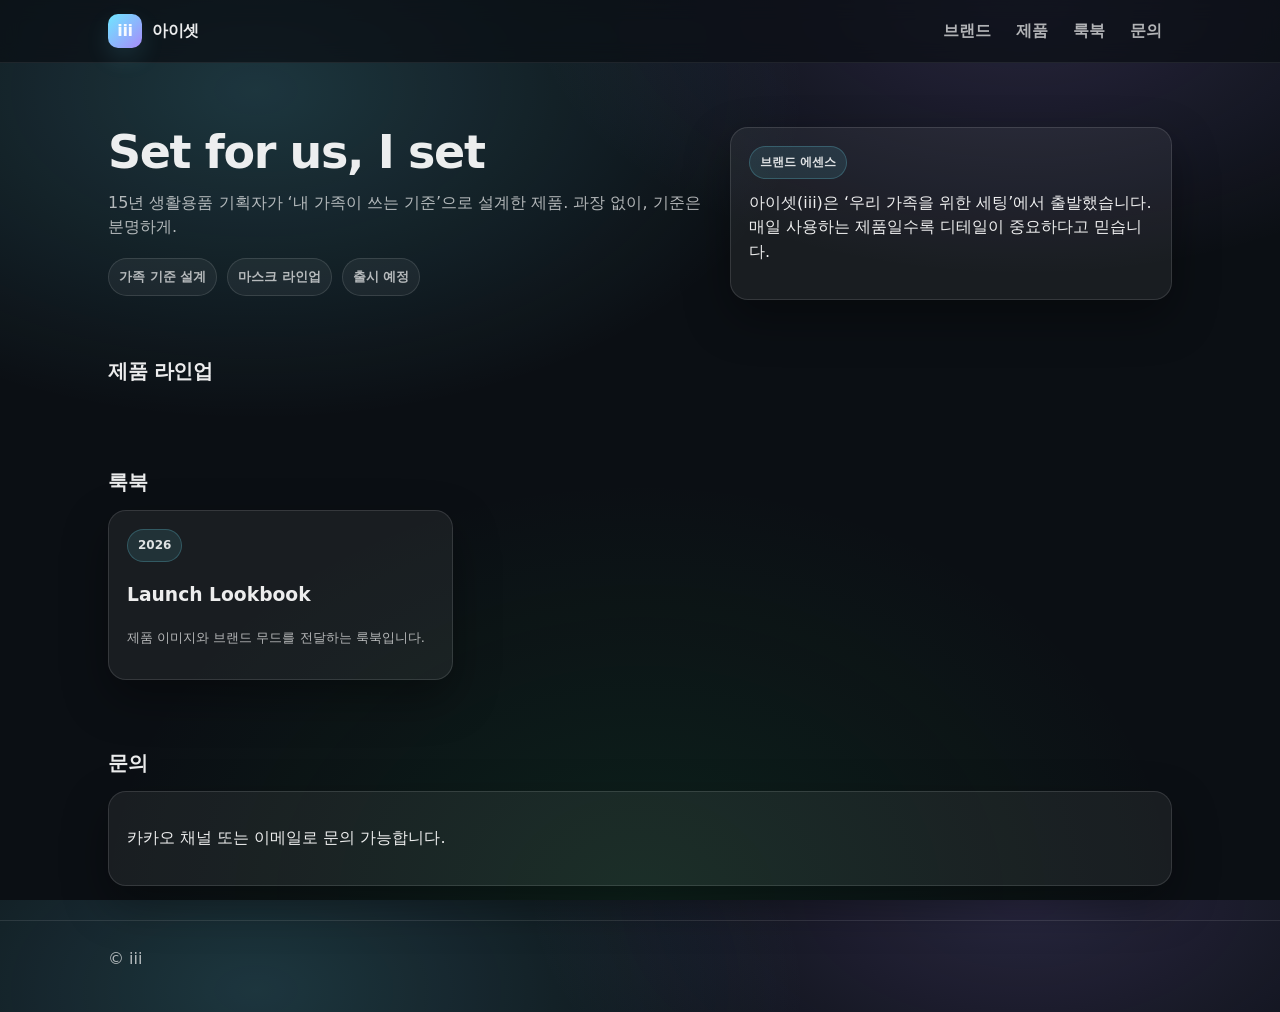
<file: index.html>
<!doctype html>
<html lang="ko">
<head>
<meta charset="utf-8" />
<meta name="viewport" content="width=device-width, initial-scale=1" />
<title>아이셋 | iii</title>
<link rel="stylesheet" href="style.css" />
</head>
<body>

<header>
  <div class="wrap">
    <div class="nav">
      <div class="brand">
        <div class="logo">iii</div>
        <div>아이셋</div>
      </div>
      <nav>
        <a href="#about">브랜드</a>
        <a href="#products">제품</a>
        <a href="#lookbook">룩북</a>
        <a href="#contact">문의</a>
      </nav>
    </div>
  </div>
</header>

<main class="wrap">

<section class="hero">
  <div class="hero-grid">
    <div>
      <h1 class="headline">Set for us, I set</h1>
      <p class="sub">
        15년 생활용품 기획자가 ‘내 가족이 쓰는 기준’으로 설계한 제품.
        과장 없이, 기준은 분명하게.
      </p>
      <div class="pill-row">
        <div class="pill">가족 기준 설계</div>
        <div class="pill">마스크 라인업</div>
        <div class="pill">출시 예정</div>
      </div>
    </div>

    <div class="card">
      <div class="badge">브랜드 에센스</div>
      <p style="margin-top:12px">
        아이셋(iii)은 ‘우리 가족을 위한 세팅’에서 출발했습니다.
        매일 사용하는 제품일수록 디테일이 중요하다고 믿습니다.
      </p>
    </div>
  </div>
</section>

<section id="products" class="section">
  <h2 class="section-title">제품 라인업</h2>
  <div id="productList" class="grid-3"></div>
</section>

<section id="lookbook" class="section">
  <h2 class="section-title">룩북</h2>
  <div id="lookbookList" class="grid-3"></div>
</section>

<section id="contact" class="section">
  <h2 class="section-title">문의</h2>
  <div class="card">
    <p>카카오 채널 또는 이메일로 문의 가능합니다.</p>
  </div>
</section>

</main>

<footer>
  <div class="wrap foot">
    <div>© iii</div>
  </div>
</footer>

<script>
async function loadProducts(){
  const res = await fetch('content/products.json');
  const data = await res.json();
  const container = document.getElementById('productList');

  data.items.forEach(p=>{
    const el = document.createElement('div');
    el.className = 'card product';
    el.innerHTML = `
      <div class="thumb">${p.name}</div>
      <div>
        <div class="kicker">${p.tagline}</div>
        <h3>${p.name}</h3>
        <p class="mini">${p.description}</p>
      </div>
    `;
    container.appendChild(el);
  });
}

async function loadLookbook(){
  const res = await fetch('content/lookbook.json');
  const data = await res.json();
  const container = document.getElementById('lookbookList');

  data.collections.forEach(c=>{
    const el = document.createElement('div');
    el.className = 'card';
    el.innerHTML = `
      <div class="badge">${c.season}</div>
      <h3>${c.title}</h3>
      <p class="mini">${c.description}</p>
    `;
    container.appendChild(el);
  });
}

loadProducts();
loadLookbook();
</script>

</body>
</html>
</file>
<file: style.css>
:root{
  --bg:#0b0f14;
  --card:rgba(255,255,255,.06);
  --border:rgba(255,255,255,.12);
  --text:rgba(255,255,255,.92);
  --muted:rgba(255,255,255,.68);
  --accent:#6ee7ff;
  --accent2:#a78bfa;
  --shadow:0 18px 45px rgba(0,0,0,.35);
  --max:1100px;
  --radius:18px;
}

*{box-sizing:border-box}
html,body{height:100%}
body{
  margin:0;
  font-family:ui-sans-serif,system-ui,-apple-system,"Segoe UI",Roboto,"Noto Sans KR","Apple SD Gothic Neo",Arial,sans-serif;
  color:var(--text);
  background:
    radial-gradient(1000px 600px at 20% 10%, rgba(110,231,255,.18), transparent 55%),
    radial-gradient(900px 500px at 80% 0%, rgba(167,139,250,.18), transparent 55%),
    radial-gradient(900px 700px at 50% 100%, rgba(34,197,94,.10), transparent 60%),
    var(--bg);
  line-height:1.55;
}

a{color:inherit;text-decoration:none}
.wrap{max-width:var(--max);margin:0 auto;padding:0 18px}
small{color:var(--muted)}
hr{border:0;border-top:1px solid rgba(255,255,255,.10);margin:18px 0}

header{
  position:sticky;top:0;z-index:50;
  backdrop-filter:blur(10px);
  background:rgba(11,15,20,.72);
  border-bottom:1px solid rgba(255,255,255,.08);
}
.nav{
  display:flex;align-items:center;justify-content:space-between;
  padding:14px 0;gap:12px;
}
.brand{
  display:flex;align-items:center;gap:10px;
  font-weight:900;letter-spacing:-.02em;
}
.logo{
  width:34px;height:34px;border-radius:10px;
  background:linear-gradient(135deg,var(--accent),var(--accent2));
  box-shadow:0 10px 25px rgba(110,231,255,.12);
  display:grid;place-items:center;
  overflow:hidden;
}
.logo img{width:100%;height:100%;object-fit:cover}
nav a{
  padding:10px 10px;color:var(--muted);
  font-weight:700;border-radius:12px;
}
nav a:hover{color:var(--text);background:rgba(255,255,255,.06)}

.cta{display:flex;gap:10px;align-items:center}
.btn{
  padding:10px 14px;border-radius:14px;
  border:1px solid rgba(255,255,255,.14);
  background:rgba(255,255,255,.06);
  color:var(--text);
  font-weight:800;
  display:inline-flex;gap:8px;align-items:center;
  box-shadow:0 12px 25px rgba(0,0,0,.18);
  cursor:pointer;
}
.btn:hover{background:rgba(255,255,255,.10)}
.btn.primary{
  border:0;
  background:linear-gradient(135deg,var(--accent),var(--accent2));
  color:#071018;
}
.mobile-only{display:none}

.card{
  background:var(--card);
  border:1px solid var(--border);
  border-radius:var(--radius);
  box-shadow:var(--shadow);
  padding:18px;
}

.hero{padding:64px 0 22px}
.hero-grid{
  display:grid;
  grid-template-columns:1.15fr .85fr;
  gap:24px;
  align-items:stretch;
}
.headline{
  font-size:clamp(28px,4vw,46px);
  line-height:1.12;
  margin:0 0 12px;
  letter-spacing:-.03em;
}
.sub{
  margin:0 0 18px;
  color:var(--muted);
  font-size:16px;
  max-width:62ch;
}

.pill-row{display:flex;gap:10px;flex-wrap:wrap;margin-top:10px}
.pill{
  border:1px solid rgba(255,255,255,.12);
  background:rgba(255,255,255,.05);
  color:var(--muted);
  padding:8px 10px;
  border-radius:999px;
  font-size:13px;
  font-weight:750;
}

.badge{
  display:inline-flex;align-items:center;gap:6px;
  font-size:12px;font-weight:900;
  padding:6px 10px;border-radius:999px;
  background:rgba(110,231,255,.10);
  border:1px solid rgba(110,231,255,.22);
  color:rgba(255,255,255,.86);
}

.section{padding:34px 0}
.section-title{font-size:20px;margin:0 0 12px;letter-spacing:-.02em}
.section-desc{margin:0 0 18px;color:var(--muted)}

.grid-3{display:grid;grid-template-columns:repeat(3,1fr);gap:14px}
.grid-2{display:grid;grid-template-columns:repeat(2,1fr);gap:14px}

.item h3{margin:8px 0 6px;font-size:16px;letter-spacing:-.01em}
.item p{margin:0;color:var(--muted);font-size:14px}

.thumb{
  aspect-ratio:16/10;
  border-radius:16px;
  border:1px dashed rgba(255,255,255,.18);
  background:rgba(255,255,255,.04);
  display:grid;place-items:center;
  color:rgba(255,255,255,.55);
  font-weight:800;
  overflow:hidden;
}
.thumb img{width:100%;height:100%;object-fit:cover}

.product{display:flex;flex-direction:column;gap:10px}
.meta{display:flex;justify-content:space-between;align-items:center;gap:10px}
.mini{font-size:13px;color:var(--muted)}
.kicker{font-size:12px;color:rgba(255,255,255,.72);font-weight:900}
.price{color:rgba(255,255,255,.82);font-weight:900;font-size:14px}

details{
  border:1px solid rgba(255,255,255,.12);
  background:rgba(255,255,255,.04);
  border-radius:16px;
  padding:12px 14px;
}
summary{cursor:pointer;font-weight:900;color:rgba(255,255,255,.88)}
details p{margin:10px 0 0;color:var(--muted);font-size:14px}

footer{
  border-top:1px solid rgba(255,255,255,.10);
  padding:26px 0 40px;
  color:var(--muted);
}
.foot{display:flex;justify-content:space-between;gap:12px;flex-wrap:wrap}

@media (max-width:900px){
  .hero-grid{grid-template-columns:1fr}
  .grid-3,.grid-2{grid-template-columns:1fr}
  nav{display:none}
  .mobile-only{display:inline-flex}
}
</file>
